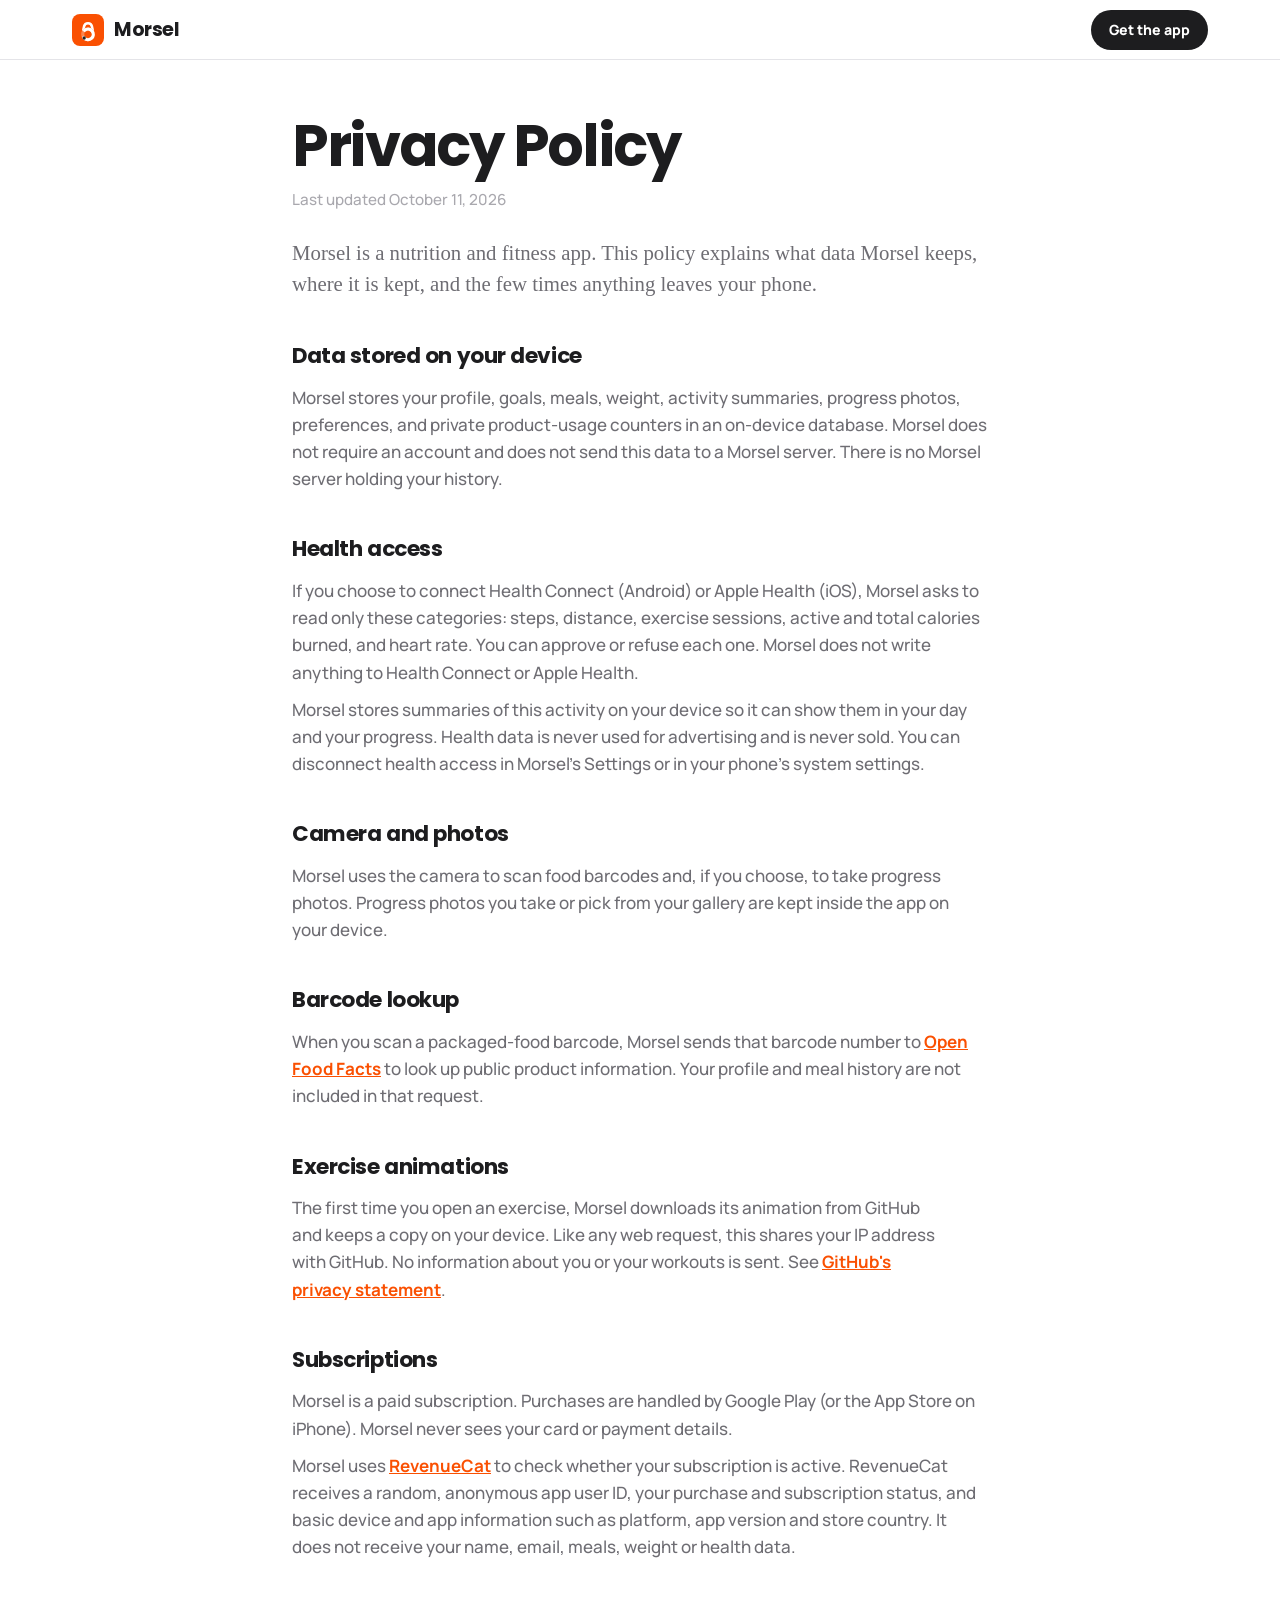
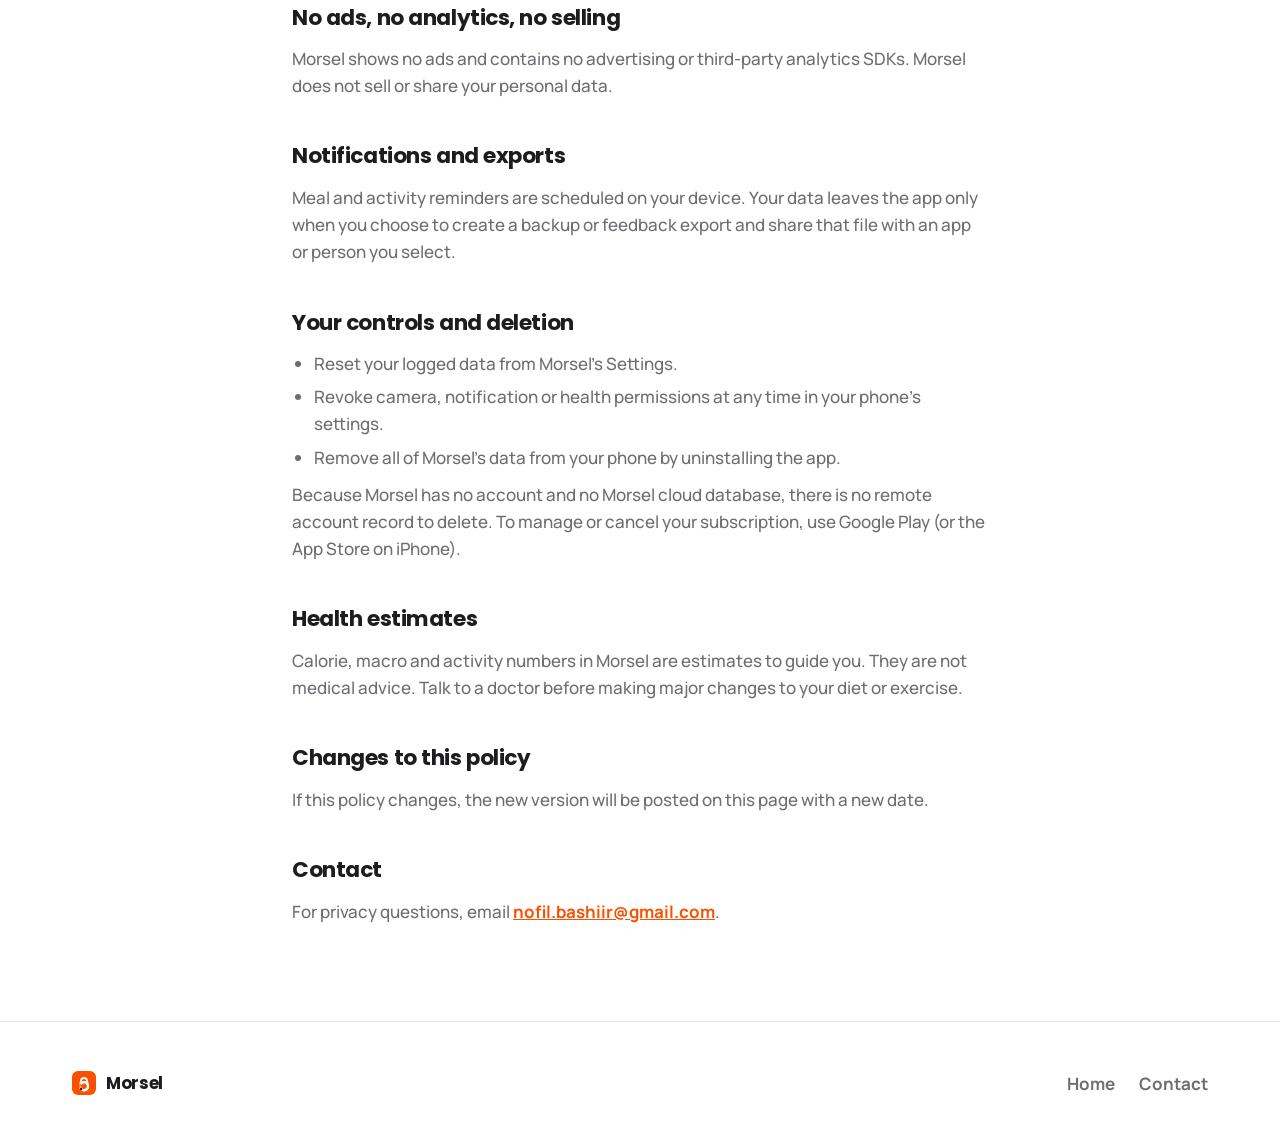
<file: privacy.html>
<!doctype html>
<html lang="en">
<head>
  <meta charset="utf-8">
  <meta name="viewport" content="width=device-width, initial-scale=1">
  <title>Morsel Privacy Policy</title>
  <meta name="description" content="How Morsel handles your data: stored on your device, no account, no ads.">
  <meta name="theme-color" content="#FA5002">
  <link rel="icon" type="image/svg+xml" href="img/morsel-icon.svg">
  <link rel="icon" type="image/png" href="img/favicon.png">
  <link rel="preconnect" href="https://fonts.googleapis.com">
  <link rel="preconnect" href="https://fonts.gstatic.com" crossorigin>
  <link href="https://fonts.googleapis.com/css2?family=Manrope:wght@500;600;700;800&family=Poppins:wght@600;700&display=swap" rel="stylesheet">
  <link rel="stylesheet" href="styles.css?v=15">
</head>
<body>

  <header class="nav">
    <div class="wrap nav-inner">
      <a class="brand" href="index.html" aria-label="Morsel home">
        <img src="img/morsel-icon.svg" alt="" width="32" height="32">
        <span>Morsel</span>
      </a>
      <a class="nav-cta" href="https://play.google.com/store/apps/details?id=com.morsel.app">Get the app</a>
    </div>
  </header>

  <main class="doc">
    <div class="wrap">
      <h1>Privacy Policy</h1>
      <p class="updated">Last updated October 11, 2026</p>
      <p class="intro">Morsel is a nutrition and fitness app. This policy explains what data Morsel keeps, where it is kept, and the few times anything leaves your phone.</p>

      <section>
        <h2>Data stored on your device</h2>
        <p>Morsel stores your profile, goals, meals, weight, activity summaries, progress photos, preferences, and private product-usage counters in an on-device database. Morsel does not require an account and does not send this data to a Morsel server. There is no Morsel server holding your history.</p>
      </section>

      <section>
        <h2>Health access</h2>
        <p>If you choose to connect Health Connect (Android) or Apple Health (iOS), Morsel asks to read only these categories: steps, distance, exercise sessions, active and total calories burned, and heart rate. You can approve or refuse each one. Morsel does not write anything to Health Connect or Apple Health.</p>
        <p>Morsel stores summaries of this activity on your device so it can show them in your day and your progress. Health data is never used for advertising and is never sold. You can disconnect health access in Morsel's Settings or in your phone's system settings.</p>
      </section>

      <section>
        <h2>Camera and photos</h2>
        <p>Morsel uses the camera to scan food barcodes and, if you choose, to take progress photos. Progress photos you take or pick from your gallery are kept inside the app on your device.</p>
      </section>

      <section>
        <h2>Barcode lookup</h2>
        <p>When you scan a packaged-food barcode, Morsel sends that barcode number to <a href="https://world.openfoodfacts.org/privacy">Open Food Facts</a> to look up public product information. Your profile and meal history are not included in that request.</p>
      </section>

      <section>
        <h2>Exercise animations</h2>
        <p>The first time you open an exercise, Morsel downloads its animation from GitHub and keeps a copy on your device. Like any web request, this shares your IP address with GitHub. No information about you or your workouts is sent. See <a href="https://docs.github.com/en/site-policy/privacy-policies/github-general-privacy-statement">GitHub's privacy statement</a>.</p>
      </section>

      <section>
        <h2>Subscriptions</h2>
        <p>Morsel is a paid subscription. Purchases are handled by Google Play (or the App Store on iPhone). Morsel never sees your card or payment details.</p>
        <p>Morsel uses <a href="https://www.revenuecat.com/privacy/">RevenueCat</a> to check whether your subscription is active. RevenueCat receives a random, anonymous app user ID, your purchase and subscription status, and basic device and app information such as platform, app version and store country. It does not receive your name, email, meals, weight or health data.</p>
      </section>

      <section>
        <h2>No ads, no analytics, no selling</h2>
        <p>Morsel shows no ads and contains no advertising or third-party analytics SDKs. Morsel does not sell or share your personal data.</p>
      </section>

      <section>
        <h2>Notifications and exports</h2>
        <p>Meal and activity reminders are scheduled on your device. Your data leaves the app only when you choose to create a backup or feedback export and share that file with an app or person you select.</p>
      </section>

      <section>
        <h2>Your controls and deletion</h2>
        <ul>
          <li>Reset your logged data from Morsel's Settings.</li>
          <li>Revoke camera, notification or health permissions at any time in your phone's settings.</li>
          <li>Remove all of Morsel's data from your phone by uninstalling the app.</li>
        </ul>
        <p>Because Morsel has no account and no Morsel cloud database, there is no remote account record to delete. To manage or cancel your subscription, use Google Play (or the App Store on iPhone).</p>
      </section>

      <section>
        <h2>Health estimates</h2>
        <p>Calorie, macro and activity numbers in Morsel are estimates to guide you. They are not medical advice. Talk to a doctor before making major changes to your diet or exercise.</p>
      </section>

      <section>
        <h2>Changes to this policy</h2>
        <p>If this policy changes, the new version will be posted on this page with a new date.</p>
      </section>

      <section>
        <h2>Contact</h2>
        <p>For privacy questions, email <a href="mailto:nofil.bashiir@gmail.com">nofil.bashiir@gmail.com</a>.</p>
      </section>
    </div>
  </main>

  <footer class="footer">
    <div class="wrap footer-inner">
      <a class="brand brand-small" href="index.html">
        <img src="img/morsel-icon.svg" alt="" width="24" height="24">
        <span>Morsel</span>
      </a>
      <nav class="footer-links" aria-label="Footer">
        <a href="index.html">Home</a>
        <a href="mailto:nofil.bashiir@gmail.com">Contact</a>
      </nav>
    </div>
  </footer>

</body>
</html>
</file>
<file: styles.css>
/* Morsel — landing page. Colours are the app's own tokens (src/lib/theme.tsx). */

:root {
  --accent: #FA5002;
  --accent-mid: #FC854E;
  --accent-light: #FFD5BF;
  --accent-soft: #FFEFE7;
  --grad: linear-gradient(90deg, #FF8A1F 0%, #FA5002 55%, #E2380B 100%);

  --page: #FFFFFF;
  --gray: #F5F5F7;
  --card: #FFFFFF;
  --tile: #E9E9EC;
  --track: #EEEEF1;
  --ink: #1D1D1F;
  --ink-mid: #6E6D73;
  --ink-dim: #A9A8AE;
  --line: #E4E4E8;

  --dark: #000000;
  --dark-card: #1C1C1E;
  --on-dark: #F5F5F7;
  --on-dark-mid: #A1A1A6;

  --display: 'Poppins', system-ui, sans-serif;
  --sans: 'Manrope', system-ui, sans-serif;
  --serif: 'Source Serif 4', Georgia, serif;

  --r-lg: 36px;
  --r-md: 28px;
  --gutter: 16px;
}

@media (prefers-color-scheme: dark) {
  :root:not([data-theme="light"]) {
    --accent: #FF6B26;
    --accent-mid: #E8743F;
    --accent-light: #5A2A14;
    --accent-soft: #2A1A12;
    --page: #0F0F0E;
    --gray: #171716;
    --card: #1F1F1D;
    --tile: #262624;
    --track: #2E2E2B;
    --ink: #F5F4F2;
    --ink-mid: #A8A6A0;
    --ink-dim: #77756F;
    --line: #2E2E2B;
  }
}
:root[data-theme="dark"] {
  --accent: #FF6B26;
  --accent-mid: #E8743F;
  --accent-light: #5A2A14;
  --accent-soft: #2A1A12;
  --page: #0F0F0E;
  --gray: #171716;
  --card: #1F1F1D;
  --tile: #262624;
  --track: #2E2E2B;
  --ink: #F5F4F2;
  --ink-mid: #A8A6A0;
  --ink-dim: #77756F;
  --line: #2E2E2B;
}

*, *::before, *::after { box-sizing: border-box; }
html { scroll-behavior: smooth; -webkit-text-size-adjust: 100%; }
body {
  margin: 0;
  background: var(--page);
  color: var(--ink);
  font-family: var(--sans);
  font-weight: 500;
  font-size: 17px;
  line-height: 1.6;
  -webkit-font-smoothing: antialiased;
  overflow-x: hidden;
}
img { max-width: 100%; display: block; }
a { color: inherit; }
p { margin: 0; text-wrap: pretty; }
h1, h2, h3 { margin: 0; font-family: var(--display); font-weight: 700; color: inherit; text-wrap: balance; }
figure { margin: 0; }

.wrap { width: 100%; max-width: 1200px; margin: 0 auto; padding: 0 var(--gutter); }
@media (min-width: 720px) { :root { --gutter: 32px; } }
.center { text-align: center; }

/* ---------- Type ---------- */

.mega {
  font-size: clamp(2.6rem, 8.4vw, 6.4rem);
  line-height: 1.02;
  letter-spacing: -0.045em;
}
.mega span { display: block; }
.big {
  font-size: clamp(2.2rem, 5.6vw, 4.4rem);
  line-height: 1.04;
  letter-spacing: -0.04em;
}
.big.narrow { max-width: 14ch; }
.grad {
  background: var(--grad);
  -webkit-background-clip: text;
  background-clip: text;
  color: transparent;
  /* Descenders (y, g) sit outside the box without this. */
  padding-bottom: .08em;
}
.serif {
  font-family: var(--serif);
  font-weight: 400;
  color: var(--ink-mid);
}
.lede {
  font-size: clamp(1.2rem, 2.2vw, 1.6rem);
  line-height: 1.45;
  max-width: 40ch;
  margin: 28px auto 0;
}
.lede-left { margin-left: 0; }
.kicker {
  font-family: var(--display);
  font-weight: 600;
  font-size: clamp(1.1rem, 1.8vw, 1.45rem);
  letter-spacing: -0.01em;
  color: var(--accent);
  margin-bottom: 18px;
}
.eyebrow-dim {
  font-family: var(--display);
  font-weight: 500;
  font-size: clamp(1.05rem, 1.7vw, 1.4rem);
  color: var(--on-dark-mid);
  margin-bottom: 24px;
}
.statement {
  font-family: var(--display);
  font-weight: 600;
  font-size: clamp(1.75rem, 3.8vw, 3.2rem);
  line-height: 1.16;
  letter-spacing: -0.035em;
  max-width: 24ch;
}

/* ---------- Sections ---------- */

.sec { padding: 96px 0; background: var(--page); }
.sec-gray { background: var(--gray); }
.sec-dark { background: var(--dark); color: var(--on-dark); }
.sec-dark .serif { color: var(--on-dark-mid); }
@media (min-width: 900px) { .sec { padding: 140px 0; } }

/* ---------- Nav ---------- */

/* On the home page the bar starts out empty (.top): the logo sits beside the
   hero headline instead. Once the page scrolls, the logo flies up into the bar
   (index.html's script), the bar fades in and the name slides out of the logo.
   Other pages never get .top, so they show an ordinary bar. */
.nav { position: sticky; top: 0; z-index: 20; isolation: isolate; }
.nav::before {
  content: ''; position: absolute; inset: 0; z-index: -1;
  background: color-mix(in srgb, var(--page) 82%, transparent);
  backdrop-filter: saturate(1.6) blur(14px);
  -webkit-backdrop-filter: saturate(1.6) blur(14px);
  border-bottom: 1px solid var(--line);
  transition: opacity .4s ease .15s;
}
.nav-inner { display: flex; align-items: center; justify-content: space-between; height: 60px; }
.brand {
  display: inline-flex; align-items: center; gap: 10px;
  text-decoration: none;
  font-family: var(--display); font-weight: 700; font-size: 1.2rem; letter-spacing: -0.02em;
}
.brand img { border-radius: 8px; }
.nav .brand span {
  display: inline-block;
  transition:
    clip-path .5s cubic-bezier(.2, .8, .2, 1) .45s,
    transform .5s cubic-bezier(.2, .8, .2, 1) .45s,
    opacity .3s ease .45s;
}
.nav-cta {
  background: var(--ink); color: var(--page);
  text-decoration: none; font-weight: 800; font-size: .88rem;
  padding: 9px 18px; border-radius: 999px;
  transition: opacity .4s ease .15s, visibility 0s;
}
.nav.top::before { opacity: 0; transition-delay: 0s; }
.nav.top .brand img { opacity: 0; }
.nav.top .brand span {
  clip-path: inset(0 100% 0 0); transform: translateX(-12px); opacity: 0;
  transition-duration: .2s; transition-delay: 0s;
}
.nav.top .nav-cta { opacity: 0; visibility: hidden; transition: opacity .2s ease, visibility 0s .2s; }

/* The logo in flight between the hero and the bar. It is drawn at the hero's
   size and only ever scaled down, so it stays sharp; moving it is transform
   only, which the GPU does without redrawing the page. */
.brand-flyer {
  position: fixed; top: 0; left: 0; z-index: 30;
  transform-origin: 0 0; will-change: transform;
  visibility: hidden; pointer-events: none;
  border-radius: 26.7%;
  box-shadow: 0 24px 60px -12px rgba(250, 80, 2, .45);
  transition: transform .65s cubic-bezier(.33, 0, .15, 1);
}

/* ---------- CTA ---------- */

.cta { display: flex; flex-direction: column; align-items: center; text-align: center; margin-top: 64px; }
.play { display: inline-block; transition: transform .15s ease; }
.play:hover { transform: translateY(-2px); }
.play img { height: auto; }
.cta-note { margin-top: 4px; font-size: .9rem; color: var(--ink-mid); }
.sec-dark .cta-note { color: var(--on-dark-mid); }
.cta-note a { color: var(--accent); font-weight: 700; }

/* ---------- Image slots ---------- */

.slot {
  position: relative;
  overflow: hidden;
  border-radius: var(--r-lg);
  background: var(--tile);
}
.slot img { width: 100%; height: 100%; object-fit: cover; }
.slot figcaption { display: none; }
.slot.empty img { display: none; }
.slot.empty {
  background:
    repeating-linear-gradient(135deg, transparent 0 18px, color-mix(in srgb, var(--accent) 6%, transparent) 18px 36px),
    var(--tile);
}
.slot.empty figcaption {
  position: absolute; inset: 14px;
  display: flex; flex-direction: column; align-items: center; justify-content: center; gap: 6px;
  border: 2px dashed color-mix(in srgb, var(--ink) 18%, transparent);
  border-radius: calc(var(--r-lg) - 12px);
  text-align: center; padding: 20px;
  color: var(--ink-mid); font-size: .82rem; line-height: 1.4;
}
.slot.empty figcaption b { font-family: var(--display); font-size: .95rem; color: var(--ink); }
.sec-dark .slot.empty { --tile: #1C1C1E; }
.sec-dark .slot.empty figcaption { color: var(--on-dark-mid); border-color: rgba(255,255,255,.18); }
.sec-dark .slot.empty figcaption b { color: var(--on-dark); }
.slot-caption {
  position: absolute; left: 28px; bottom: 24px; right: 28px;
  color: #FFFFFF; font-family: var(--display); font-weight: 600; font-size: 1.1rem;
  text-shadow: 0 1px 12px rgba(0,0,0,.4);
}
.slot.empty .slot-caption { display: none; }

/* A phone mockup: transparent PNG sitting at the bottom of its card. */
.slot-phone { background: transparent; border-radius: 0; overflow: visible; }
.slot-phone img { object-fit: contain; object-position: bottom center; }
.slot-phone.empty { background: none; }
.slot-phone.empty figcaption {
  inset: 0 12% 0;
  border-radius: 36px 36px 0 0;
  border-bottom: 0;
}
/* A phone mockup photographed on a tile: the image is the whole tile. */
.slot-stage { --tile: var(--gray); }
.slot-stage-white { --tile: var(--card); }

.ratio-hand  { aspect-ratio: 1280 / 1460; }
.ratio-watch { aspect-ratio: 1600 / 1460; }
.ratio-photo { aspect-ratio: 1400 / 1500; }
.ratio-stage { aspect-ratio: 1200 / 1400; }

/* ---------- Tiles ---------- */

.tiles { display: grid; gap: 16px; margin-top: 72px; }
@media (min-width: 760px) {
  .tiles { gap: 20px; }
  .tiles-hero { grid-template-columns: 1280fr 1600fr; align-items: start; }
  .tiles-hero .ratio-watch { aspect-ratio: auto; height: 100%; }
}

/* ---------- Hero ---------- */

.hero { padding-top: 72px; }
/* The logo beside the two headline lines, sized from the headline's own type. */
.hero-lockup {
  display: flex; align-items: center; justify-content: center; gap: .32em;
  /* Sized so the longer line ("Morsel pays attention.") stays whole beside
     the logo: line + gap + logo is about 12.6em. */
  font-size: clamp(2rem, 7.2vw, 5.6rem);
}
/* Left-aligned, the first line's descenders (pp) sit right over the second
   line's ascenders (l, d), so these two lines get a little more air. */
.hero-lockup .mega { font-size: 1em; text-align: left; line-height: 1.1; }
.hero-mark {
  flex: none; width: 1.5em; height: 1.5em;
  border-radius: 26.7%;
  box-shadow: 0 24px 60px -12px rgba(250, 80, 2, .45);
}
.app-icon {
  display: inline-block;
  border-radius: 30px;
  box-shadow: 0 24px 60px -12px rgba(250, 80, 2, .45), 0 0 0 1px rgba(0,0,0,.04);
}
.app-icon img { border-radius: 30px; width: 120px; height: 120px; }
.app-icon-dark { box-shadow: 0 24px 70px -10px rgba(255, 107, 38, .55); margin-bottom: 40px; }
.tags { margin-top: 40px; color: var(--ink-mid); font-weight: 600; font-size: 1rem; }
.tags i { font-style: normal; margin: 0 .35em; color: var(--ink-dim); }
.hero .cta { margin-top: 40px; }

/* ---------- Cards ---------- */

.card {
  background: var(--card);
  border-radius: var(--r-md);
  padding: 32px;
}
.card h3 { font-size: 1.4rem; letter-spacing: -0.025em; line-height: 1.2; }
.card p { margin-top: 12px; color: var(--ink-mid); font-size: 1.08rem; }
.card-dark { background: var(--dark-card); text-align: left; }
.card-dark p { color: var(--on-dark-mid); }


.pair { display: grid; gap: 20px; margin-top: 64px; }
.trio { display: grid; gap: 20px; margin-top: 64px; }
@media (min-width: 760px) {
  .pair { grid-template-columns: 1fr 1fr; }
  .trio { grid-template-columns: repeat(3, 1fr); }
}

.small-print {
  max-width: 62ch; margin: 40px auto 0;
  text-align: center; font-size: .95rem; line-height: 1.55;
  color: var(--ink-dim);
}
.sec-dark .small-print { color: var(--on-dark-mid); }

/* ---------- Most apps vs Morsel ---------- */

.compare { margin-top: 64px; background: var(--card); border-radius: var(--r-lg); padding: 8px 40px; }
.compare-row { display: grid; gap: 10px 56px; padding: 26px 0; }
.compare-row + .compare-row { border-top: 1px solid var(--line); }
.compare-head { padding: 22px 0 16px; }
.compare-head span {
  font-family: var(--display); font-weight: 700; font-size: .9rem;
  letter-spacing: .04em; text-transform: uppercase;
}
.compare-head span:first-child { color: var(--ink-dim); }
.compare-head span:last-child { color: var(--accent); }
.compare-them, .compare-us { position: relative; padding-left: 36px; font-size: 1.08rem; line-height: 1.45; }
.compare-them { color: var(--ink-mid); }
.compare-us { color: var(--ink); font-weight: 600; }
.compare-them::before, .compare-us::before {
  content: ''; position: absolute; left: 0; top: .12em;
  width: 22px; height: 22px; border-radius: 50%;
}
.compare-them::before {
  background: var(--gray)
    url("data:image/svg+xml,%3Csvg xmlns='http://www.w3.org/2000/svg' viewBox='0 0 20 20'%3E%3Cpath d='M7.2 7.2l5.6 5.6M12.8 7.2l-5.6 5.6' fill='none' stroke='%23A9A8AE' stroke-width='2' stroke-linecap='round'/%3E%3C/svg%3E") center / 22px no-repeat;
}
.compare-us::before {
  background: var(--accent-soft)
    url("data:image/svg+xml,%3Csvg xmlns='http://www.w3.org/2000/svg' viewBox='0 0 20 20'%3E%3Cpath d='M6 10.5l2.6 2.6L14 7.6' fill='none' stroke='%23FA5002' stroke-width='2.2' stroke-linecap='round' stroke-linejoin='round'/%3E%3C/svg%3E") center / 22px no-repeat;
}
@media (min-width: 760px) { .compare-row { grid-template-columns: 1fr 1fr; } }

/* ---------- Feature split (copy + one image) ---------- */

.feature { display: grid; gap: 48px; align-items: center; }
.feature .big { font-size: clamp(2.2rem, 4.6vw, 3.8rem); }
.feature .grad { display: inline; }
@media (min-width: 900px) {
  .feature { grid-template-columns: 1.05fr 1fr; gap: 72px; }
  .feature-flip .feature-copy { order: 2; }
}
/* A second feature inside a section, under its first part. */
.feature-sub { margin-top: 112px; }

.points { list-style: none; margin: 32px 0 0; padding: 0; display: grid; gap: 14px; }
.points li { position: relative; padding-left: 34px; font-weight: 600; font-size: 1.05rem; }
.points li::before {
  content: '';
  position: absolute; left: 0; top: .15em;
  width: 22px; height: 22px; border-radius: 50%;
  background: var(--accent-soft)
    url("data:image/svg+xml,%3Csvg xmlns='http://www.w3.org/2000/svg' viewBox='0 0 20 20'%3E%3Cpath d='M6 10.5l2.6 2.6L14 7.6' fill='none' stroke='%23FA5002' stroke-width='2.2' stroke-linecap='round' stroke-linejoin='round'/%3E%3C/svg%3E") center / 22px no-repeat;
}

/* ---------- Goals panel ---------- */

.panel {
  display: grid; grid-template-columns: repeat(3, 1fr); gap: 3%;
  margin-top: 72px;
  padding: 6% 4% 0;
  background: var(--gray);
  border-radius: var(--r-lg);
  overflow: hidden;
}
.panel .slot-phone { aspect-ratio: 900 / 1100; }
.panel .slot-phone.empty figcaption { inset: 0 4% 0; font-size: .75rem; }
.panel-captions { display: grid; gap: 16px; margin-top: 28px; }
.panel-captions p { color: var(--ink-mid); }
.panel-captions b { display: block; color: var(--ink); font-family: var(--display); font-size: 1.15rem; }
@media (min-width: 760px) { .panel-captions { grid-template-columns: repeat(3, 1fr); text-align: center; } }

.panel-dark { background: #1C1C1E; }
.sec-dark .panel-captions p { color: var(--on-dark-mid); }
.sec-dark .panel-captions b { color: var(--on-dark); }

/* ---------- Everything syncs ---------- */

.sync {
  display: grid;
  grid-template-columns: 1fr;
  justify-items: center;
  gap: 8px;
  margin-top: 72px;
  padding: 48px 24px;
  background: #111112;
  border: 1px solid #232325;
  border-radius: var(--r-lg);
}
.sync-devices { display: flex; align-items: flex-end; gap: 28px; }
.device { text-align: center; }
.device p { margin-top: 12px; font-size: .85rem; font-weight: 700; color: var(--on-dark-mid); }
.dev-watch { width: 104px; }
.dev-phone { width: 86px; }
.dev-num  { font-family: var(--display); font-weight: 700; font-size: 15px; fill: #F5F5F7; }
.dev-time { font-family: var(--display); font-weight: 600; font-size: 22px; fill: #F5F5F7; }
.dev-sub  { font-family: var(--sans); font-weight: 600; font-size: 8px; fill: #A1A1A6; }

.sync-lanes { display: flex; flex-wrap: wrap; justify-content: center; gap: 10px; max-width: 360px; }
.chip {
  position: relative; z-index: 1;
  display: inline-flex; align-items: center; gap: 8px;
  padding: 9px 16px;
  background: #1C1C1E; color: #F5F5F7;
  border: 1px solid #2E2E30; border-radius: 999px;
  font-weight: 700; font-size: .92rem; white-space: nowrap;
}
.chip i { width: 9px; height: 9px; border-radius: 50%; }

/* Phones: a vertical stream between devices, data and Morsel. */
.vflow {
  position: relative; width: 2px; height: 56px;
  background: repeating-linear-gradient(180deg, #3A3A3C 0 5px, transparent 5px 10px);
}
.vflow::after {
  content: ''; position: absolute; left: -4px; top: 0;
  width: 10px; height: 10px; border-radius: 50%;
  background: #FF6B26; box-shadow: 0 0 12px #FF6B26;
  animation: flow-down 1.6s ease-in infinite;
}
@keyframes flow-down { from { top: -4px; opacity: 0; } 20% { opacity: 1; } to { top: calc(100% - 6px); opacity: 0; } }

.sync-target { text-align: center; }
.target-icon {
  display: inline-block; border-radius: 28px;
  box-shadow: 0 0 0 10px rgba(255, 107, 38, .10), 0 0 0 22px rgba(255, 107, 38, .05), 0 20px 70px -6px rgba(255, 107, 38, .6);
  animation: pulse 2.4s ease-in-out infinite;
}
.target-icon img { width: 96px; height: 96px; border-radius: 26px; }
.sync-target p { margin-top: 18px; font-family: var(--display); font-weight: 700; font-size: 1.15rem; color: #F5F5F7; }
@keyframes pulse {
  0%, 100% { box-shadow: 0 0 0 10px rgba(255, 107, 38, .10), 0 0 0 22px rgba(255, 107, 38, .05), 0 20px 70px -6px rgba(255, 107, 38, .55); }
  50%      { box-shadow: 0 0 0 14px rgba(255, 107, 38, .14), 0 0 0 30px rgba(255, 107, 38, .06), 0 20px 80px -2px rgba(255, 107, 38, .75); }
}

.sync-caption {
  margin-top: 28px; text-align: center;
  font-family: var(--display); font-weight: 600;
  font-size: clamp(1.15rem, 2.2vw, 1.5rem); letter-spacing: -0.02em;
  color: var(--on-dark);
}

/* Wide screens: devices → four lanes of data → Morsel, left to right. */
@media (min-width: 860px) {
  .sync {
    grid-template-columns: auto 1fr auto;
    align-items: center;
    gap: 0;
    padding: 64px 56px;
  }
  .sync .vflow { display: none; }
  .sync-devices { padding-right: 8px; }
  .dev-watch { width: 120px; }
  .dev-phone { width: 96px; }
  .sync-lanes {
    flex-direction: column; flex-wrap: nowrap; gap: 22px;
    width: 100%; max-width: none; padding: 0 12px;
  }
  .lane { position: relative; display: flex; justify-content: center; }
  .lane::before {
    content: ''; position: absolute; left: 0; right: 0; top: 50%; height: 2px;
    background: repeating-linear-gradient(90deg, #3A3A3C 0 6px, transparent 6px 12px);
  }
  .lane::after {
    content: ''; position: absolute; top: calc(50% - 5px); left: 0;
    width: 10px; height: 10px; border-radius: 50%;
    background: #FF6B26; box-shadow: 0 0 12px #FF6B26;
    animation: flow-right 2.4s linear infinite;
  }
  .lane:nth-child(2)::after { animation-delay: .6s; }
  .lane:nth-child(3)::after { animation-delay: 1.2s; }
  .lane:nth-child(4)::after { animation-delay: 1.8s; }
  .sync-target { padding-left: 8px; }
  .target-icon img { width: 112px; height: 112px; border-radius: 30px; }
  .target-icon { border-radius: 32px; }
}
@keyframes flow-right { from { left: 0; opacity: 0; } 10% { opacity: 1; } 90% { opacity: 1; } to { left: calc(100% - 10px); opacity: 0; } }

.card-once { padding: 44px 40px; }
.card-once h3 { font-size: clamp(1.6rem, 2.8vw, 2.2rem); letter-spacing: -0.035em; }
.once-list { margin-top: 28px; display: grid; gap: 22px; }
.once-list > div { padding-top: 20px; border-top: 1px solid #2E2E30; }
.once-list b { font-family: var(--display); font-size: 1.1rem; color: var(--on-dark); }
.once-list p { margin-top: 6px; font-size: 1rem; }

/* ---------- Steps ---------- */

.steps-card { padding: 36px 32px; }
.steps-title { margin: 0 !important; font-family: var(--display); font-weight: 700; font-size: 1.15rem !important; color: var(--ink) !important; }
.steps-chart { width: 100%; margin-top: 20px; overflow: visible; }
.steps-stats { display: grid; gap: 24px; margin-top: 28px; padding-top: 28px; border-top: 1px solid var(--line); }
.steps-stats .stat {
  margin: 0; color: var(--ink);
  font-family: var(--display); font-weight: 700;
  font-size: clamp(2.2rem, 4vw, 3rem); letter-spacing: -0.05em; line-height: 1;
}
.steps-stats .stat + p { margin-top: 8px; font-size: 1rem; }
@media (min-width: 560px) { .steps-stats { grid-template-columns: 1fr 1fr; } }
/* Steps sits inside the dark Watch section, so its card goes dark too. */
.sec-dark .steps-card { background: var(--dark-card); }
.sec-dark .steps-title { color: var(--on-dark) !important; }
.sec-dark .steps-chart line { stroke: #3A3A3C; }
.sec-dark .steps-chart rect:not(:last-of-type) { fill: #5A2A14; }
.sec-dark .steps-stats { border-top-color: rgba(255, 255, 255, .12); }
.sec-dark .steps-stats .stat { color: var(--on-dark); }
.sec-dark .steps-card p { color: var(--on-dark-mid); }
.sec-dark .steps-chart .svg-label:not(.svg-accent), .sec-dark .steps-chart .svg-small { fill: var(--on-dark-mid); }

.svg-small { font-family: var(--sans); font-weight: 600; font-size: 12px; fill: var(--ink-mid); }
.svg-label { font-family: var(--sans); font-weight: 800; font-size: 13px; fill: var(--ink-mid); }
.svg-accent { fill: var(--accent); }

/* ---------- The small things ---------- */

.smalls { display: grid; gap: 20px; margin-top: 64px; }
.small { padding: 32px 30px; }
/* On a white section the cards are grey, so they still read as cards. */
.sec:not(.sec-gray) .small { background: var(--gray); }
.small-icon {
  display: inline-flex; align-items: center; justify-content: center;
  width: 48px; height: 48px; border-radius: 14px;
  background: var(--accent-soft); color: var(--accent);
  margin-bottom: 22px;
}
.small-icon svg { width: 26px; height: 26px; }
.small h3 { font-size: 1.25rem; }
.small p { font-size: 1rem; }
@media (min-width: 640px) { .smalls { grid-template-columns: repeat(2, 1fr); } }
@media (min-width: 1000px) { .smalls { grid-template-columns: repeat(3, 1fr); } }

/* ---------- Day states ---------- */

/* The day verdicts, a highlight inside Progress: a smaller heading than a section's own. */
.verdicts { margin-top: 112px; max-width: 40rem; }
.verdicts h3 { font-size: clamp(1.6rem, 2.8vw, 2.2rem); letter-spacing: -0.035em; line-height: 1.15; }
.verdicts p:last-child { margin-top: 12px; color: var(--ink-mid); font-size: 1.08rem; }
.verdicts + .states { margin-top: 32px; }

.states {
  display: grid; gap: 16px;
  grid-template-columns: repeat(2, 1fr);
  margin-top: 64px;
}
.state-card {
  background: #000000;
  color: #F5F5F7;
  border-radius: var(--r-md);
  padding: 24px 22px 26px;
  aspect-ratio: 320 / 410;
  display: flex; flex-direction: column;
}
.state-card svg { width: 56%; margin: 4px auto 0; }
.state-name { margin-top: auto; padding-top: 12px; font-family: var(--display); font-weight: 700; font-size: 1.25rem; letter-spacing: -0.02em; }
.state-line { margin-top: 6px; font-size: .88rem; line-height: 1.4; color: #A1A1A6; min-height: 5.6em; }
.state-desc { margin-top: 14px; color: var(--ink-mid); font-size: .98rem; line-height: 1.45; }
@media (min-width: 640px) { .states { grid-template-columns: repeat(3, 1fr); } }
@media (min-width: 1000px) { .states { grid-template-columns: repeat(5, 1fr); gap: 20px; } }

.pair-photo { align-items: stretch; }
.card-stats { background: var(--gray); padding: 48px 44px; display: flex; flex-direction: column; justify-content: center; }
.card-stats hr { border: 0; border-top: 1px solid var(--line); margin: 32px 0; width: 100%; }
.card-stats .stat {
  margin: 0; color: var(--ink);
  font-family: var(--display); font-weight: 700;
  font-size: clamp(2.8rem, 5vw, 4rem); letter-spacing: -0.05em; line-height: 1;
}
.card-stats .stat.grad { color: transparent; }
.card-stats .stat + p { margin-top: 10px; }

/* ---------- Five screens ---------- */

.shots {
  display: grid; gap: 16px;
  margin-top: 72px;
  grid-template-columns: repeat(5, minmax(200px, 1fr));
  overflow-x: auto;
  scroll-snap-type: x mandatory;
  padding-bottom: 12px;
}
.shot {
  scroll-snap-align: start;
  display: flex; flex-direction: column;
  background: var(--card);
  border: 1px solid var(--line);
  border-radius: var(--r-md);
  padding: 28px 24px 0;
  overflow: hidden;
  box-shadow: 0 20px 40px -28px rgba(0,0,0,.25);
}
.shot h3 {
  font-size: 1.4rem; line-height: 1.08; letter-spacing: -0.01em;
  text-transform: uppercase;
}
.shot h3 span { display: block; color: var(--accent); }
.shot > p { margin-top: 10px; color: var(--ink-mid); font-size: .88rem; line-height: 1.35; }
.shot .slot-phone { margin-top: auto; padding-top: 24px; aspect-ratio: 700 / 1100; }
.shot .slot-phone.empty figcaption { inset: 24px 6% 0; font-size: .75rem; }
@media (min-width: 1100px) { .shots { overflow: visible; grid-template-columns: repeat(5, 1fr); } }

/* ---------- Pricing ---------- */

.plans { display: grid; gap: 20px; max-width: 760px; margin-top: 64px; }
.plan { border: 2px solid var(--line); background: var(--card); }
.plan-best { border-color: var(--accent); }
.plan h3 { margin-top: 16px; }
.plan-tag {
  display: inline-block; margin: 0 !important;
  font-size: .8rem !important; font-weight: 800;
  color: #FFFFFF !important; background: var(--accent);
  padding: 5px 12px; border-radius: 999px;
}
.plan-tag-quiet { background: var(--gray); color: var(--ink-mid) !important; }
.price {
  font-family: var(--display); font-weight: 700;
  font-size: 3rem !important; letter-spacing: -0.04em; line-height: 1.1;
  color: var(--ink) !important; margin-top: 8px !important;
}
.price span { font-family: var(--sans); font-size: 1rem; font-weight: 700; color: var(--ink-mid); letter-spacing: 0; margin-left: 4px; }
.fine { max-width: 560px; margin: 28px auto 0; font-size: .85rem; color: var(--ink-dim); }
@media (min-width: 720px) { .plans { grid-template-columns: 1fr 1fr; } }

/* ---------- Footer ---------- */

.footer { padding: 48px 0 120px; border-top: 1px solid var(--line); background: var(--page); }
.footer-inner { display: grid; gap: 20px; }
.brand-small { font-size: 1.05rem; }
.brand-small img { border-radius: 6px; }
.footer-links { display: flex; flex-wrap: wrap; gap: 24px; }
.footer-links a { color: var(--ink-mid); text-decoration: none; font-weight: 700; }
.footer-links a:hover { color: var(--accent); }
.legal { font-size: .82rem; color: var(--ink-dim); max-width: 60ch; }
@media (min-width: 720px) {
  .footer { padding-bottom: 48px; }
  .footer-inner { grid-template-columns: auto 1fr; align-items: center; }
  .footer-links { justify-content: flex-end; }
  .legal { grid-column: 1 / -1; }
}

/* ---------- Sticky download bar (phones) ---------- */

.sticky-cta {
  position: fixed; left: 12px; right: 12px;
  bottom: calc(12px + env(safe-area-inset-bottom));
  z-index: 30;
  display: flex; align-items: center; gap: 12px;
  padding: 10px 10px 10px 12px;
  background: var(--card); color: var(--ink);
  border: 1px solid var(--line); border-radius: 20px;
  box-shadow: 0 20px 40px -16px rgba(0,0,0,.3);
  text-decoration: none;
}
.sticky-cta img { border-radius: 9px; }
.sticky-text { display: flex; flex-direction: column; line-height: 1.25; flex: 1; }
.sticky-text strong { font-family: var(--display); font-size: 1rem; }
.sticky-text small { color: var(--ink-mid); font-size: .8rem; }
.sticky-btn { background: var(--accent); color: #FFFFFF; font-weight: 800; padding: 10px 20px; border-radius: 999px; }
@media (min-width: 720px) { .sticky-cta { display: none; } }

/* ---------- Privacy policy page ---------- */

.doc { padding: 56px 0 96px; }
.doc .wrap { max-width: 760px; }
.doc h1 { font-size: clamp(2.4rem, 6vw, 3.6rem); letter-spacing: -0.04em; line-height: 1.05; }
.doc .updated { margin-top: 12px; color: var(--ink-dim); font-size: .95rem; }
.doc .intro { margin-top: 24px; font-family: var(--serif); font-size: 1.3rem; line-height: 1.5; color: var(--ink-mid); }
.doc section { margin-top: 40px; }
.doc h2 { font-size: 1.35rem; letter-spacing: -0.02em; }
.doc section p, .doc section li { color: var(--ink-mid); }
.doc section p { margin-top: 10px; }
.doc ul { margin: 10px 0 0; padding-left: 22px; }
.doc li { margin-top: 6px; }
.doc a { color: var(--accent); font-weight: 700; }

@media (prefers-reduced-motion: reduce) {
  html { scroll-behavior: auto; }
  .play { transition: none; }
  .vflow::after, .lane::after, .target-icon { animation: none; }
}

/* Kickers keep their orange inside cards (where .card p would grey them). */
.card .kicker { color: var(--accent); margin-top: 0; font-size: 1.05rem; }
.card-dark .kicker { color: #FF6B26; }
.card-stats h3 { font-size: clamp(1.6rem, 2.8vw, 2.2rem); letter-spacing: -0.035em; line-height: 1.12; }

/* Two goals, two phones. */
.panel.panel-two { grid-template-columns: repeat(2, 1fr); gap: 6%; padding: 6% 12% 0; }
@media (min-width: 760px) { .panel-captions.panel-two { grid-template-columns: repeat(2, 1fr); padding: 0 12%; } }

/* The once-list on a light card. */
.once-light > div { border-top-color: var(--line); }
.once-light b { color: var(--ink); }
.card-stats .once-list { margin-top: 24px; }

/* Side by side, a photo takes the height of the card next to it instead of its own shape. */
@media (min-width: 760px) {
  .pair-photo > .slot { aspect-ratio: auto; min-height: 520px; }
}

/* ======================================================================
   PHONES (under 760px). Everything above is the desktop design; this block
   only tightens it for a narrow screen: shorter sections, swipeable rows
   instead of tall stacks, and side-by-side tiles where they fit.
   ====================================================================== */

.swipe-hint { display: none; }

/* The pinned bar slides in only after the hero's own badge has gone. */
.sticky-cta { transform: translateY(160%); transition: transform .28s ease; }
.sticky-cta.show { transform: none; }

@media (max-width: 759px) {
  body { font-size: 16px; }

  .sec { padding: 64px 0; }
  .cta { margin-top: 36px; }
  .cta .play img { width: 160px; }
  .lede { margin-top: 18px; font-size: 1.12rem; }
  .kicker { margin-bottom: 12px; font-size: 1.05rem; }
  .mega { font-size: clamp(2.3rem, 10.5vw, 3rem); }
  .big, .feature .big { font-size: clamp(2rem, 9vw, 2.6rem); }
  .statement { font-size: 1.6rem; }
  .small-print { margin-top: 28px; font-size: .88rem; }

  /* Swipeable rows: cards peek in from the right. */
  .rail {
    display: flex !important;
    gap: 12px;
    overflow-x: auto;
    scroll-snap-type: x mandatory;
    scroll-padding-inline: var(--gutter);
    padding-bottom: 6px;
    scrollbar-width: none;
    -webkit-overflow-scrolling: touch;
  }
  .rail::-webkit-scrollbar { display: none; }
  .rail > * { flex: 0 0 80%; scroll-snap-align: start; }
  /* A rail inside a .wrap reaches the screen edge. */
  .swipe-hint {
    display: block; margin-top: 20px;
    font-size: .85rem; font-weight: 700; color: var(--ink-dim);
  }
  .swipe-hint span { display: inline-block; animation: nudge 1.6s ease-in-out infinite; }
  @keyframes nudge { 50% { transform: translateX(5px); } }
  .center .swipe-hint, .wrap > .swipe-hint:only-child { text-align: center; }

  .verdicts, .feature-sub { margin-top: 64px; }

  /* Hero: shorter, photos side by side. */
  .hero { padding-top: 40px; }
  /* Too narrow for the logo beside these lines: it sits above them instead. */
  .hero-lockup { flex-direction: column; gap: 18px; font-size: clamp(1.6rem, 8.3vw, 2.4rem); }
  .hero-lockup .mega { text-align: center; }
  .hero-mark { width: 60px; height: 60px; }
  .hero-mark { box-shadow: 0 14px 34px -10px rgba(250, 80, 2, .45); }
  .app-icon img { width: 84px; height: 84px; border-radius: 22px; }
  .app-icon { border-radius: 22px; }
  .tags { margin-top: 22px; font-size: .88rem; }
  .hero .cta { margin-top: 28px; }
  .tiles { margin-top: 44px; }
  .tiles-hero { grid-template-columns: 1fr 1fr; gap: 10px; }
  .tiles-hero .slot { aspect-ratio: 3 / 4; border-radius: 24px; }

  /* Placeholders: smaller type so they fit narrow tiles. */
  .slot.empty figcaption { inset: 8px; padding: 10px; font-size: .7rem; border-radius: 18px; }
  .slot.empty figcaption b { font-size: .78rem; word-break: break-all; }
  .slot-phone.empty figcaption { inset: 0 8% 0; }

  /* Most apps vs Morsel: each row stacks; the cross and the tick say which is which. */
  .compare { margin-top: 36px; padding: 4px 20px; border-radius: 24px; }
  .compare-head { display: none; }
  .compare-row { padding: 20px 0; }
  .compare-row:nth-child(2) { border-top: 0; }
  .compare-them { font-size: .95rem; }
  .compare-us { font-size: 1rem; }

  /* Goals: two bigger phones, captions side by side. */
  .panel.panel-two { margin-top: 40px; padding: 8% 6% 0; gap: 5%; border-radius: 28px; }
  .panel-captions.panel-two { grid-template-columns: 1fr 1fr; gap: 14px; margin-top: 20px; }
  .panel-captions p { font-size: .92rem; line-height: 1.45; }
  .panel-captions b { font-size: 1.05rem; }

  /* Feature splits. */
  .feature { gap: 32px; }
  .points { margin-top: 22px; gap: 10px; }
  .points li { font-size: .98rem; }
  .ratio-stage { aspect-ratio: 1 / 1; }

  /* Sync. */
  .sync { margin-top: 40px; padding: 32px 16px; border-radius: 28px; }
  .chip { font-size: .85rem; padding: 8px 13px; }
  .sync-caption { margin-top: 20px; }

  /* Photo + card pairs: a shorter photo. */
  .pair { margin-top: 40px; gap: 12px; }
  .pair-photo > .slot { aspect-ratio: 4 / 3; border-radius: 28px; }
  .card { padding: 24px 22px; border-radius: 24px; }
  .card h3 { font-size: 1.25rem; }
  .card p { font-size: 1rem; }
  .card-once, .card-stats { padding: 28px 22px; }
  .card-once h3, .card-stats h3 { font-size: 1.5rem; }
  .once-list { gap: 16px; margin-top: 20px; }
  .once-list > div { padding-top: 16px; }

  /* Steps card. */
  .steps-card { padding: 24px 20px; }
  .steps-stats { grid-template-columns: 1fr 1fr; gap: 16px; }
  .steps-stats .stat { font-size: 2rem; }
  .steps-stats .stat + p { font-size: .88rem; }

  /* The small things: two by two, compact. */
  .smalls { grid-template-columns: 1fr 1fr; gap: 10px; margin-top: 36px; }
  .small { padding: 18px 16px; }
  .small-icon { width: 38px; height: 38px; border-radius: 11px; margin-bottom: 14px; }
  .small-icon svg { width: 21px; height: 21px; }
  .small h3 { font-size: 1rem; line-height: 1.25; }
  .small p { font-size: .86rem; line-height: 1.45; margin-top: 6px; }

  /* Five screens: one card and a peek. */
  .shots { margin-top: 12px; grid-template-columns: none; }
  .shots.rail > * { flex-basis: 70%; }
  .shot { padding: 24px 20px 0; }

  /* Privacy: one compact list instead of three cards. */
  .sec-gray .trio { gap: 0; margin-top: 32px; background: var(--card); border-radius: 24px; overflow: hidden; }
  .sec-gray .trio .card { border-radius: 0; padding: 20px 22px; }
  .sec-gray .trio .card + .card { border-top: 1px solid var(--line); }
  .sec-gray .trio .card p { margin-top: 4px; font-size: .95rem; }

  /* Pricing. */
  .plans { margin-top: 36px; gap: 12px; }
  .price { font-size: 2.5rem !important; }

  .app-icon-dark { margin-bottom: 28px; }
}


/* Phones: the day verdicts as one compact list, a row each: the ring, then the
   verdict and its line. The note under each card is left out; the line says it. */
@media (max-width: 759px) {
  .states { display: grid; grid-template-columns: 1fr; gap: 8px; margin-top: 24px; }
  .state-card {
    aspect-ratio: auto; display: grid; grid-template-columns: 40px 1fr;
    column-gap: 14px; align-items: center;
    padding: 14px 16px; border-radius: 18px;
  }
  .state-card svg { grid-row: 1 / span 2; width: 40px; margin: 0; }
  .state-name { grid-column: 2; margin-top: 0; padding-top: 0; font-size: 1.02rem; align-self: end; }
  .state-line { grid-column: 2; margin-top: 2px; min-height: 0; font-size: .84rem; align-self: start; }
  .state-desc { display: none; }
}
</file>
